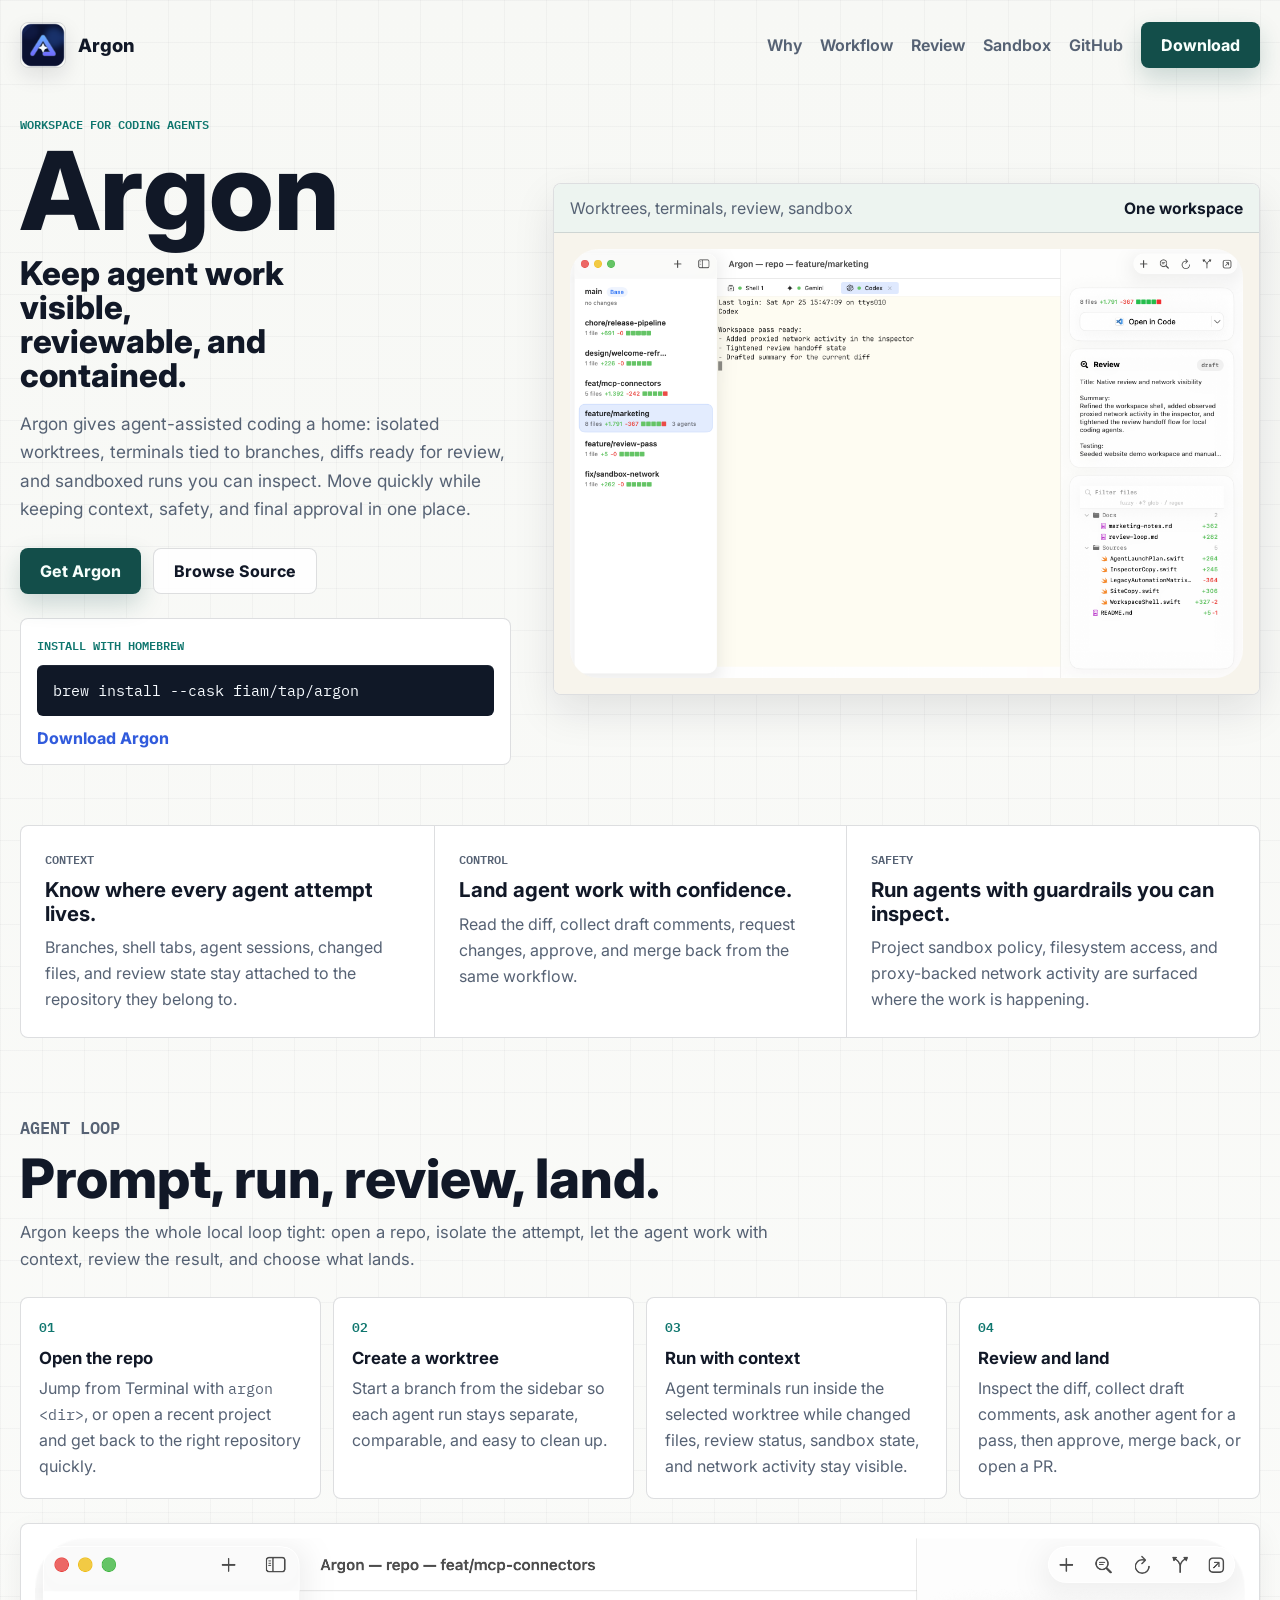
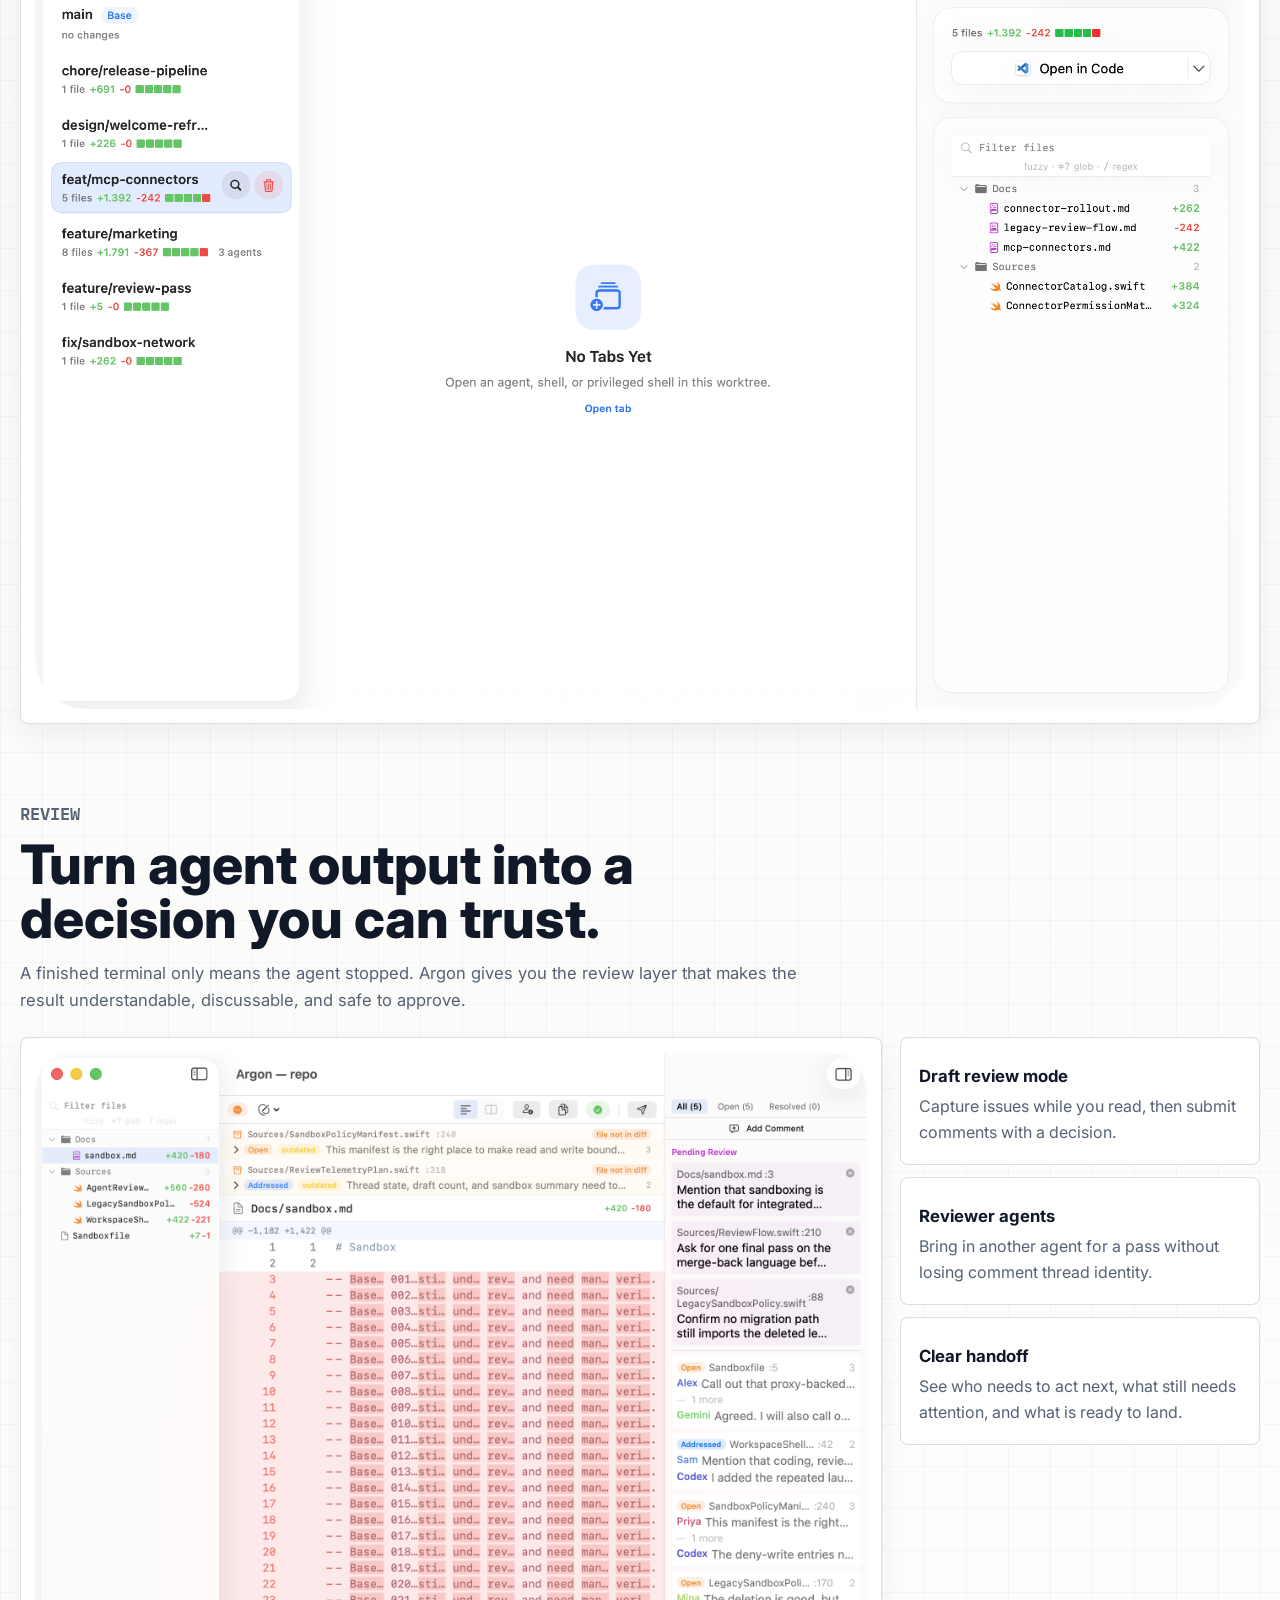
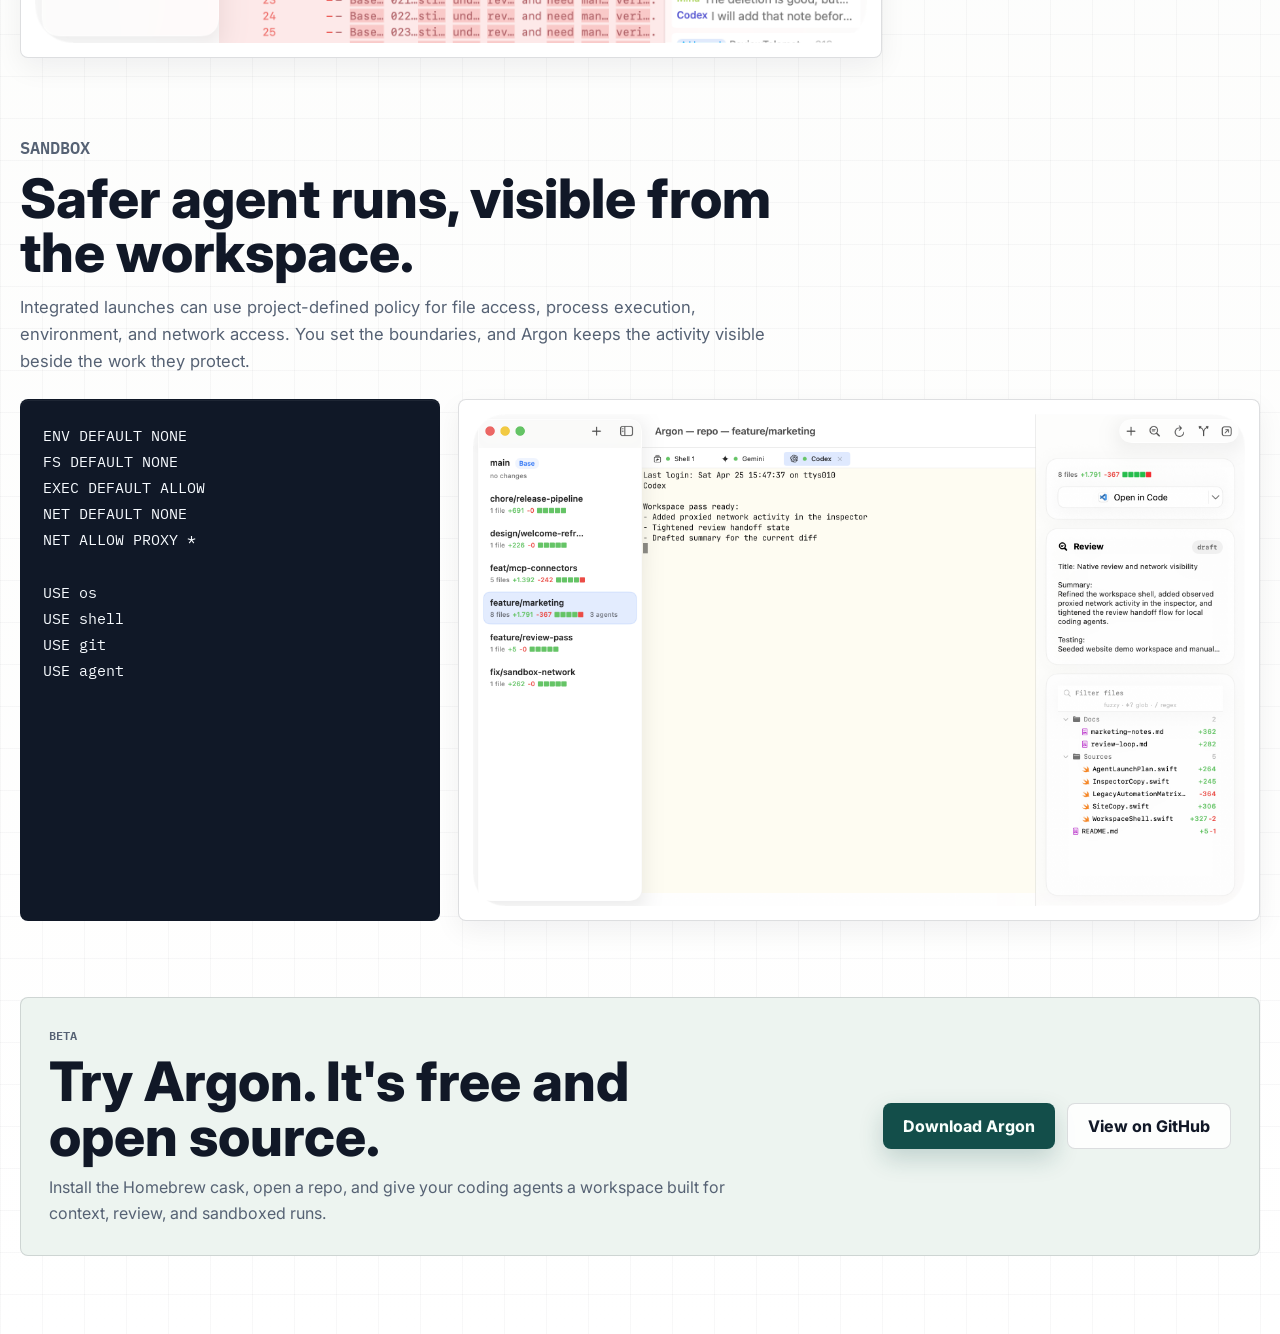
<file: website/index.html>
<!doctype html>
<html lang="en">
  <head>
    <meta charset="utf-8">
    <meta name="viewport" content="width=device-width, initial-scale=1">
    <title>Argon - Reviewable Local Agent Work</title>
    <meta
      name="description"
      content="Argon keeps local coding-agent work visible, reviewable, and contained in one desktop workspace."
    >
    <link rel="preconnect" href="https://fonts.googleapis.com">
    <link rel="preconnect" href="https://fonts.gstatic.com" crossorigin>
    <link
      href="https://fonts.googleapis.com/css2?family=IBM+Plex+Mono:wght@400;500;600&family=Inter:wght@400;500;600;700;800&display=swap"
      rel="stylesheet"
    >
    <link rel="icon" href="assets/argon-icon.png">
    <link rel="stylesheet" href="site.css?v=3">
  </head>
  <body>
    <div class="page-shell">
      <header class="site-header">
        <a class="brand" href="/">
          <img src="assets/argon-icon.png" alt="Argon icon" width="46" height="46">
          <span>Argon</span>
        </a>

        <nav class="header-links" aria-label="Primary">
          <a class="header-link" href="#why">Why</a>
          <a class="header-link" href="#workflow">Workflow</a>
          <a class="header-link" href="#review">Review</a>
          <a class="header-link" href="#sandbox">Sandbox</a>
          <a class="header-link" href="https://github.com/fiam/argon">GitHub</a>
          <a
            id="download-button"
            class="button button-primary header-button"
            href="https://github.com/fiam/argon/releases/latest"
          >
            Download
          </a>
        </nav>
      </header>

      <main>
        <section class="hero">
          <div class="hero-copy">
            <p class="eyebrow">Workspace for coding agents</p>
            <h1>Argon</h1>
            <p class="hero-statement">Keep agent work visible, reviewable, and contained.</p>
            <p class="lede">
              Argon gives agent-assisted coding a home: isolated worktrees,
              terminals tied to branches, diffs ready for review, and
              sandboxed runs you can inspect. Move quickly while keeping
              context, safety, and final approval in one place.
            </p>

            <div class="hero-actions">
              <a class="button button-primary" href="https://github.com/fiam/argon/releases/latest">
                Get Argon
              </a>
              <a class="button button-secondary" href="https://github.com/fiam/argon">
                Browse Source
              </a>
            </div>

            <div class="install-panel" aria-label="Install Argon">
              <div class="install-panel-copy">
                <p class="install-strip-label">Install with Homebrew</p>
              </div>
              <pre class="install-command"><code>brew install --cask fiam/tap/argon</code></pre>
              <a
                id="download-card-link"
                class="text-link"
                href="https://github.com/fiam/argon/releases/latest"
              >
                Download Argon
              </a>
            </div>
          </div>

          <div class="hero-visual">
            <div class="hero-visual-chrome">
              <span>Worktrees, terminals, review, sandbox</span>
              <strong>One workspace</strong>
            </div>
            <figure class="hero-shot">
              <img
                src="assets/workspace-window.png"
                alt="Argon workspace window showing worktrees, terminal tabs, and the sandbox network inspector"
              >
            </figure>
          </div>
        </section>

        <section class="problem-grid" id="why" aria-label="Why Argon">
          <article class="problem-card">
            <p class="feature-label">Context</p>
            <h2>Know where every agent attempt lives.</h2>
            <p>
              Branches, shell tabs, agent sessions, changed files, and review
              state stay attached to the repository they belong to.
            </p>
          </article>

          <article class="problem-card">
            <p class="feature-label">Control</p>
            <h2>Land agent work with confidence.</h2>
            <p>
              Read the diff, collect draft comments, request changes, approve,
              and merge back from the same workflow.
            </p>
          </article>

          <article class="problem-card">
            <p class="feature-label">Safety</p>
            <h2>Run agents with guardrails you can inspect.</h2>
            <p>
              Project sandbox policy, filesystem access, and proxy-backed
              network activity are surfaced where the work is happening.
            </p>
          </article>
        </section>

        <section class="showcase" id="workflow">
          <div class="section-header">
            <p class="eyebrow">Agent loop</p>
            <h2>Prompt, run, review, land.</h2>
            <p>
              Argon keeps the whole local loop tight: open a repo, isolate the
              attempt, let the agent work with context, review the result, and
              choose what lands.
            </p>
          </div>

          <div class="workflow-grid">
            <article class="workflow-step">
              <span>01</span>
              <h3>Open the repo</h3>
              <p>
                Jump from Terminal with <code>argon &lt;dir&gt;</code>, or open
                a recent project and get back to the right repository quickly.
              </p>
            </article>
            <article class="workflow-step">
              <span>02</span>
              <h3>Create a worktree</h3>
              <p>
                Start a branch from the sidebar so each agent run stays
                separate, comparable, and easy to clean up.
              </p>
            </article>
            <article class="workflow-step">
              <span>03</span>
              <h3>Run with context</h3>
              <p>
                Agent terminals run inside the selected worktree while changed
                files, review status, sandbox state, and network activity stay visible.
              </p>
            </article>
            <article class="workflow-step">
              <span>04</span>
              <h3>Review and land</h3>
              <p>
                Inspect the diff, collect draft comments, ask another agent for
                a pass, then approve, merge back, or open a PR.
              </p>
            </article>
          </div>

          <figure class="wide-shot">
            <img
              src="assets/feature-worktrees.png"
              alt="Argon workspace focused on the worktree sidebar and branch state"
            >
          </figure>
        </section>

        <section class="showcase split-showcase" id="review">
          <div class="section-header">
            <p class="eyebrow">Review</p>
            <h2>Turn agent output into a decision you can trust.</h2>
            <p>
              A finished terminal only means the agent stopped. Argon gives you
              the review layer that makes the result understandable,
              discussable, and safe to approve.
            </p>
          </div>

          <div class="supporting-grid">
            <figure class="supporting-frame">
              <img
                src="assets/review-agents.png"
                alt="Argon review window showing reviewer agents and threaded feedback"
              >
            </figure>
            <div class="detail-list">
              <article>
                <h3>Draft review mode</h3>
                <p>Capture issues while you read, then submit comments with a decision.</p>
              </article>
              <article>
                <h3>Reviewer agents</h3>
                <p>Bring in another agent for a pass without losing comment thread identity.</p>
              </article>
              <article>
                <h3>Clear handoff</h3>
                <p>See who needs to act next, what still needs attention, and what is ready to land.</p>
              </article>
            </div>
          </div>
        </section>

        <section class="showcase" id="sandbox">
          <div class="section-header">
            <p class="eyebrow">Sandbox</p>
            <h2>Safer agent runs, visible from the workspace.</h2>
            <p>
              Integrated launches can use project-defined policy for file
              access, process execution, environment, and network access. You
              set the boundaries, and Argon keeps the activity visible beside
              the work they protect.
            </p>
          </div>

          <div class="terminal-layout">
            <pre class="policy-card"><code>ENV DEFAULT NONE
FS DEFAULT NONE
EXEC DEFAULT ALLOW
NET DEFAULT NONE
NET ALLOW PROXY *

USE os
USE shell
USE git
USE agent</code></pre>
            <figure class="supporting-frame">
              <img
                src="assets/feature-terminals.png"
                alt="Argon terminal workspace with sandbox and network activity visible"
              >
            </figure>
          </div>
        </section>

        <section class="download-band" id="download">
          <div>
            <p class="eyebrow">Beta</p>
            <h2>Try Argon. It's free and open source.</h2>
            <p>
              Install the Homebrew cask, open a repo, and give your coding
              agents a workspace built for context, review, and sandboxed runs.
            </p>
          </div>
          <div class="download-actions">
            <a class="button button-primary" href="https://github.com/fiam/argon/releases/latest">
              Download Argon
            </a>
            <a class="button button-secondary" href="https://github.com/fiam/argon">
              View on GitHub
            </a>
          </div>
        </section>
      </main>
    </div>

    <script src="site.js?v=4" defer></script>
  </body>
</html>
</file>
<file: website/site.css>
:root {
  color-scheme: light;
  --bg: #f7f8f5;
  --surface: #ffffff;
  --surface-soft: #edf4f0;
  --ink: #111827;
  --ink-soft: #566274;
  --line: rgba(17, 24, 39, 0.14);
  --line-strong: rgba(17, 24, 39, 0.24);
  --accent: #0f766e;
  --accent-strong: #134e4a;
  --accent-blue: #315bdc;
  --accent-warm: #9a6a15;
  --shadow: 0 16px 42px rgba(17, 24, 39, 0.1);
  --font-body: "Inter", "Avenir Next", "Helvetica Neue", sans-serif;
  --font-mono: "IBM Plex Mono", "SF Mono", monospace;
}

* {
  box-sizing: border-box;
}

html,
body {
  margin: 0;
  min-height: 100%;
}

html {
  scroll-behavior: smooth;
}

body {
  background:
    linear-gradient(rgba(17, 24, 39, 0.032) 1px, transparent 1px),
    linear-gradient(90deg, rgba(17, 24, 39, 0.032) 1px, transparent 1px),
    linear-gradient(180deg, var(--bg) 0%, #ffffff 100%);
  background-size: 42px 42px, 42px 42px, auto;
  color: var(--ink);
  font-family: var(--font-body);
}

a {
  color: inherit;
  text-decoration: none;
}

code {
  font-family: var(--font-mono);
  font-size: 0.95em;
}

.page-shell {
  width: min(1240px, calc(100vw - 40px));
  margin: 0 auto;
  padding: 22px 0 78px;
}

.site-header {
  display: flex;
  align-items: center;
  justify-content: space-between;
  gap: 22px;
  padding-bottom: 28px;
}

.brand {
  display: inline-flex;
  align-items: center;
  gap: 12px;
  font-size: 1.15rem;
  font-weight: 800;
  letter-spacing: 0;
}

.brand img {
  border-radius: 8px;
  border: 1px solid var(--line);
  box-shadow: 0 8px 20px rgba(17, 24, 39, 0.1);
}

.header-links {
  display: flex;
  align-items: center;
  gap: 18px;
}

.header-link {
  color: var(--ink-soft);
  font-weight: 650;
  transition: color 140ms ease;
}

.header-link:hover {
  color: var(--ink);
}

.header-button {
  min-height: 40px;
  padding: 0 16px;
}

.hero {
  display: grid;
  grid-template-columns: minmax(320px, 0.82fr) minmax(0, 1.18fr);
  gap: 42px;
  align-items: center;
  padding: 18px 0 42px;
}

.hero-copy {
  max-width: 590px;
}

.eyebrow,
.feature-label,
.install-strip-label {
  margin: 0;
  color: var(--accent);
  font-family: var(--font-mono);
  font-size: 0.72rem;
  font-weight: 600;
  letter-spacing: 0;
  text-transform: uppercase;
}

.hero h1,
.section-header h2,
.download-band h2 {
  margin: 0;
  letter-spacing: 0;
}

.hero h1 {
  margin-top: 10px;
  font-size: 6.8rem;
  line-height: 0.86;
  font-weight: 800;
}

.hero-statement {
  margin: 18px 0 0;
  max-width: 13ch;
  font-size: 2.05rem;
  line-height: 1.04;
  font-weight: 800;
}

.lede,
.problem-card p,
.section-header p,
.workflow-step p,
.detail-list p,
.download-band p,
.hero-visual-chrome span {
  color: var(--ink-soft);
}

.lede {
  margin: 18px 0 0;
  max-width: 36rem;
  font-size: 1.08rem;
  line-height: 1.65;
}

.button {
  display: inline-flex;
  align-items: center;
  justify-content: center;
  min-height: 46px;
  padding: 0 20px;
  border-radius: 8px;
  font-weight: 750;
  transition: transform 140ms ease, box-shadow 140ms ease, background 140ms ease;
}

.button:hover {
  transform: translateY(-1px);
}

.button-primary {
  background: var(--accent-strong);
  color: #f8fffc;
  box-shadow: 0 10px 24px rgba(19, 78, 74, 0.2);
}

.button-primary:hover {
  background: #0f3f3c;
}

.button-secondary {
  border: 1px solid var(--line);
  background: rgba(255, 255, 255, 0.86);
}

.hero-actions,
.download-actions {
  display: flex;
  flex-wrap: wrap;
  gap: 12px;
}

.hero-actions {
  margin-top: 24px;
}

.install-panel,
.hero-visual,
.problem-grid,
.workflow-step,
.detail-list article,
.supporting-frame,
.policy-card,
.download-band,
.wide-shot {
  border: 1px solid var(--line);
  background: var(--surface);
}

.install-panel {
  max-width: 560px;
  margin-top: 24px;
  padding: 16px;
  border-radius: 8px;
}

.install-panel-copy {
  display: flex;
  align-items: baseline;
  justify-content: space-between;
  gap: 12px;
  margin-bottom: 10px;
}

.install-command,
.policy-card {
  margin: 0;
  overflow-x: auto;
  border-radius: 6px;
  background: #101827;
  color: #f7fbff;
  box-shadow: inset 0 1px 0 rgba(255, 255, 255, 0.06);
}

.install-command {
  padding: 14px 16px;
}

.install-command code,
.policy-card code {
  display: block;
  white-space: pre;
  line-height: 1.5;
}

.text-link {
  display: inline-block;
  margin-top: 12px;
  color: var(--accent-blue);
  font-weight: 750;
}

.text-link:hover {
  color: #1f3f9d;
}

.hero-visual {
  overflow: hidden;
  border-radius: 8px;
  box-shadow: var(--shadow);
}

.hero-visual-chrome {
  display: flex;
  align-items: baseline;
  justify-content: space-between;
  gap: 20px;
  padding: 14px 16px;
  border-bottom: 1px solid var(--line);
  background: var(--surface-soft);
}

.hero-visual-chrome strong {
  font-size: 0.98rem;
}

.hero-shot,
.wide-shot,
.supporting-frame {
  margin: 0;
}

.hero-shot {
  padding: 16px;
  background: #f7f4ec;
}

.hero-shot img,
.wide-shot img,
.supporting-frame img {
  display: block;
  width: 100%;
  height: auto;
}

.wide-shot img,
.supporting-frame img {
  border-radius: 6px;
}

.problem-grid {
  display: grid;
  grid-template-columns: repeat(3, minmax(0, 1fr));
  gap: 0;
  margin-top: 18px;
  overflow: hidden;
  border-radius: 8px;
}

.problem-card {
  min-width: 0;
  padding: 24px;
  border-left: 1px solid var(--line);
}

.problem-card:first-child {
  border-left: 0;
}

.feature-label {
  color: var(--accent-warm);
}

.problem-card h2 {
  margin: 10px 0;
  font-size: 1.28rem;
  line-height: 1.14;
}

.problem-card p,
.section-header p,
.workflow-step p,
.detail-list p,
.download-band p {
  margin: 0;
  line-height: 1.62;
}

.showcase {
  margin-top: 76px;
}

.section-header {
  max-width: 780px;
}

.section-header h2,
.download-band h2 {
  margin-top: 10px;
  font-size: 3.4rem;
  font-weight: 800;
  line-height: 1;
}

.section-header p {
  margin-top: 14px;
  font-size: 1.04rem;
}

.workflow-grid {
  display: grid;
  grid-template-columns: repeat(4, minmax(0, 1fr));
  gap: 12px;
  margin-top: 24px;
}

.workflow-step,
.detail-list article,
.supporting-frame,
.policy-card,
.download-band,
.wide-shot {
  border-radius: 8px;
}

.workflow-step {
  padding: 18px;
}

.workflow-step span {
  color: var(--accent);
  font-family: var(--font-mono);
  font-size: 0.82rem;
  font-weight: 600;
}

.workflow-step h3,
.detail-list h3 {
  margin: 10px 0 8px;
  font-size: 1.05rem;
}

.wide-shot,
.supporting-frame {
  margin-top: 24px;
  padding: 14px;
  box-shadow: 0 10px 28px rgba(17, 24, 39, 0.06);
}

.supporting-grid,
.terminal-layout {
  display: grid;
  gap: 18px;
  margin-top: 24px;
}

.supporting-grid {
  grid-template-columns: minmax(0, 1fr) minmax(280px, 360px);
  align-items: start;
}

.terminal-layout {
  grid-template-columns: minmax(280px, 420px) minmax(0, 1fr);
  align-items: stretch;
}

.supporting-frame {
  margin-top: 0;
}

.detail-list {
  display: grid;
  gap: 12px;
}

.detail-list article {
  padding: 18px;
}

.policy-card {
  padding: 22px;
}

.policy-card code {
  min-width: 16rem;
  line-height: 1.72;
}

.download-band {
  display: flex;
  align-items: center;
  justify-content: space-between;
  gap: 24px;
  margin-top: 76px;
  padding: 28px;
  border-radius: 8px;
  background: var(--surface-soft);
}

.download-band div:first-child {
  max-width: 680px;
}

.download-band p:last-child {
  margin-top: 12px;
}

@media (max-width: 1080px) {
  .hero,
  .problem-grid,
  .workflow-grid,
  .supporting-grid,
  .terminal-layout {
    grid-template-columns: 1fr;
  }

  .hero-copy {
    max-width: none;
  }

  .problem-card {
    border-left: 0;
    border-top: 1px solid var(--line);
  }

  .problem-card:first-child {
    border-top: 0;
  }
}

@media (max-width: 760px) {
  .page-shell {
    width: min(100vw - 24px, 1240px);
    padding: 14px 0 56px;
  }

  .site-header {
    align-items: flex-start;
    flex-direction: column;
  }

  .install-panel-copy,
  .download-band,
  .hero-visual-chrome {
    align-items: flex-start;
    flex-direction: column;
  }

  .header-links {
    flex-wrap: wrap;
    gap: 12px;
  }

  .hero {
    gap: 24px;
    padding-top: 8px;
  }

  .hero h1 {
    font-size: 4.2rem;
  }

  .hero-statement {
    font-size: 1.42rem;
  }

  .section-header h2,
  .download-band h2 {
    font-size: 2.35rem;
  }

  .hero-shot,
  .wide-shot,
  .supporting-frame {
    padding: 10px;
  }
}
</file>
